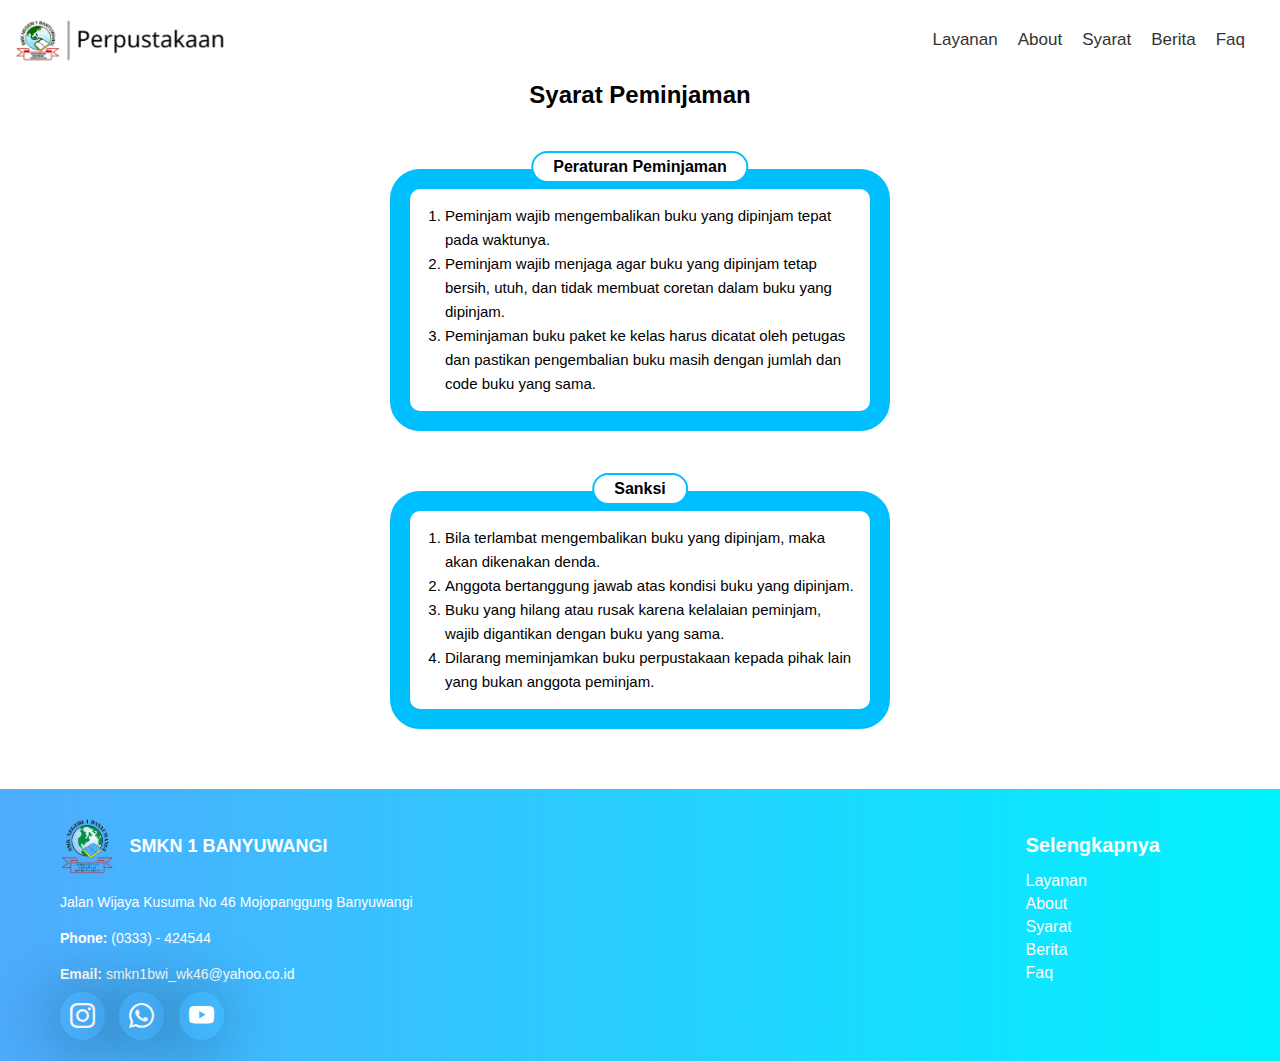
<file: index.html>
<!DOCTYPE html>
<html lang="en">
<head>
    <meta charset="UTF-8">
    <meta name="viewport" content="width=device-width, initial-scale=1.0">
    <link rel="stylesheet" href="https://cdn.jsdelivr.net/npm/bootstrap-icons@1.13.1/font/bootstrap-icons.min.css">
    <title>Document</title>
</head>
<body>
    <style>
@import url('https://fonts.googleapis.com/css2?family=Sigmar&display=swap');
        
        * {
            margin: 0;
            padding: 0;
            box-sizing: border-box;
        }

        body {
            font-family: 'Poppins', sans-serif;
        }

        nav {
            display: flex;
            justify-content: space-between;
            align-items: center;
            background-color: rgb(255, 255, 255);
            padding: 10px 15px;
        }

        nav img {
            width: 210px;
        }

        nav ul {
            display: flex;
            list-style: none;
        }
        
        nav ul li {
            margin-right: 20px;
        }
        
        nav ul li a {
            text-decoration: none;
            color: #333;
            font-size: 17px;
        }
        

        
  .card {
    border: 20px solid #00bfff; 
    border-radius: 30px;
    padding: 15px;
    margin: 60px auto;
    max-width: 500px;
   
    text-align: left;
    position: relative;
    
  }

  .judul {
    position: absolute;
    top: -38px; 
    left: 50%;
    transform: translateX(-50%);
    background: #fff;
    padding: 5px 20px;
    font-weight: bold;
    font-size: 16px;
    border-radius: 20px; 
    border: 2px solid #00bfff;
  }

  ol {
    margin: 0;
    padding-left: 20px;
    line-height: 1.6;
    font-size: 15px;
  }

  footer {
      background: linear-gradient(to right, #4facfe, #00f2fe);
      padding: 30px 60px;
      color: #fff;
    }
    .footer-container {
      display: flex;
      justify-content: space-between;
      align-items: flex-start;
    }
    
    .footer-left img {
      width: 55px;
      vertical-align: middle;
      margin-right: 10px;
    }
    .footer-left h2 {
      display: inline-block;
      font-size: 18px;
      margin: 0;
      vertical-align: middle;
    }
    .footer-left p {
      margin: 20px 0;
      font-size: 14px;
    }
    .footer-left b {
      font-weight: bold;
    }
    .social-icons {
      margin-top: 12px;
    }
    .social-icons i {
      font-size: 25px;
      color: white;
      box-shadow: -8px 3px 68px 0px rgba(0,0,0,0.49);
-webkit-box-shadow: -8px 3px 68px 0px rgba(0,0,0,0.49);
-moz-box-shadow: -8px 3px 68px 0px rgba(0,0,0,0.49);
      margin-right: 10px;
      border-radius: 50%;
      padding: 10px;
      width: 20px;
      height: 20px;
      cursor: pointer;
      transition: 0.3s;
    }
    .social-icons i:hover {
      background: #333;
    }
    
    .footer-right {
      padding-right: 60px; 
      padding-top: 15px;
    }

    .footer-right h3 {
      font-size: 20px;
      margin: 0 0 15px 0;
      font-weight: bold;
      color: white;
    }
    .footer-right a {
      display: block;
      color: #fff;
      font-size: 16px;
      text-decoration: none;
      margin: 5px 0;
    }
    .footer-right a:hover {
      text-decoration: underline;
    }
      
    </style>
    <header>
        <nav>
            <img src="asset/images/logo.png" alt="logo">
            <ul>
                <li><a href="#">Layanan</a></li>
                <li><a href="#">About</a></li>
                <li><a href="#">Syarat</a></li>
                <li><a href="#">Berita</a></li>
                <li><a href="#">Faq</a></li>
            </ul>
        </nav>
    </header>
    <center>
        <h2>Syarat Peminjaman</h2>
    </center>

  <div class="card">
    <div class="judul">Peraturan Peminjaman</div>
    <ol>
      <li>Peminjam wajib mengembalikan buku yang dipinjam tepat pada waktunya.</li>
      <li>Peminjam wajib menjaga agar buku yang dipinjam tetap bersih, utuh, dan tidak membuat coretan dalam buku yang dipinjam.</li>
      <li>Peminjaman buku paket ke kelas harus dicatat oleh petugas dan pastikan pengembalian buku masih dengan jumlah dan code buku yang sama.</li>
    </ol>
  </div>

  <div class="card">
    <div class="judul">Sanksi</div>
    <ol>
      <li>Bila terlambat mengembalikan buku yang dipinjam, maka akan dikenakan denda.</li>
      <li>Anggota bertanggung jawab atas kondisi buku yang dipinjam.</li>
      <li>Buku yang hilang atau rusak karena kelalaian peminjam, wajib digantikan dengan buku yang sama.</li>
      <li>Dilarang meminjamkan buku perpustakaan kepada pihak lain yang bukan anggota peminjam.</li>
    </ol>
  </div>
  
  <footer>
    <div class="footer-container">
      <div class="footer-left">
        <div>
          <img src="asset/images/logo smea.png" alt="Logo">
          <h2>SMKN 1 BANYUWANGI</h2>
        </div>
        <p>Jalan Wijaya Kusuma No 46 Mojopanggung Banyuwangi</p>
        <p><b>Phone:</b> (0333) - 424544</p>
        <p><b>Email:</b> smkn1bwi_wk46@yahoo.co.id</p>
        <div class="social-icons">
          <a href="#"><i class="bi bi-instagram"></i></a>
          <a href="#"><i class="bi bi-whatsapp"></i></a>
          <a href="#"><i class="bi bi-youtube"></i></a>
        </div>
      </div>
      <div class="footer-right">
        <h3>Selengkapnya</h3>
        <a href="#">Layanan</a>
        <a href="#">About</a>
        <a href="#">Syarat</a>
        <a href="#">Berita</a>
        <a href="#">Faq</a>
      </div>
    </div>
  </footer>
</body>
</html>
</file>
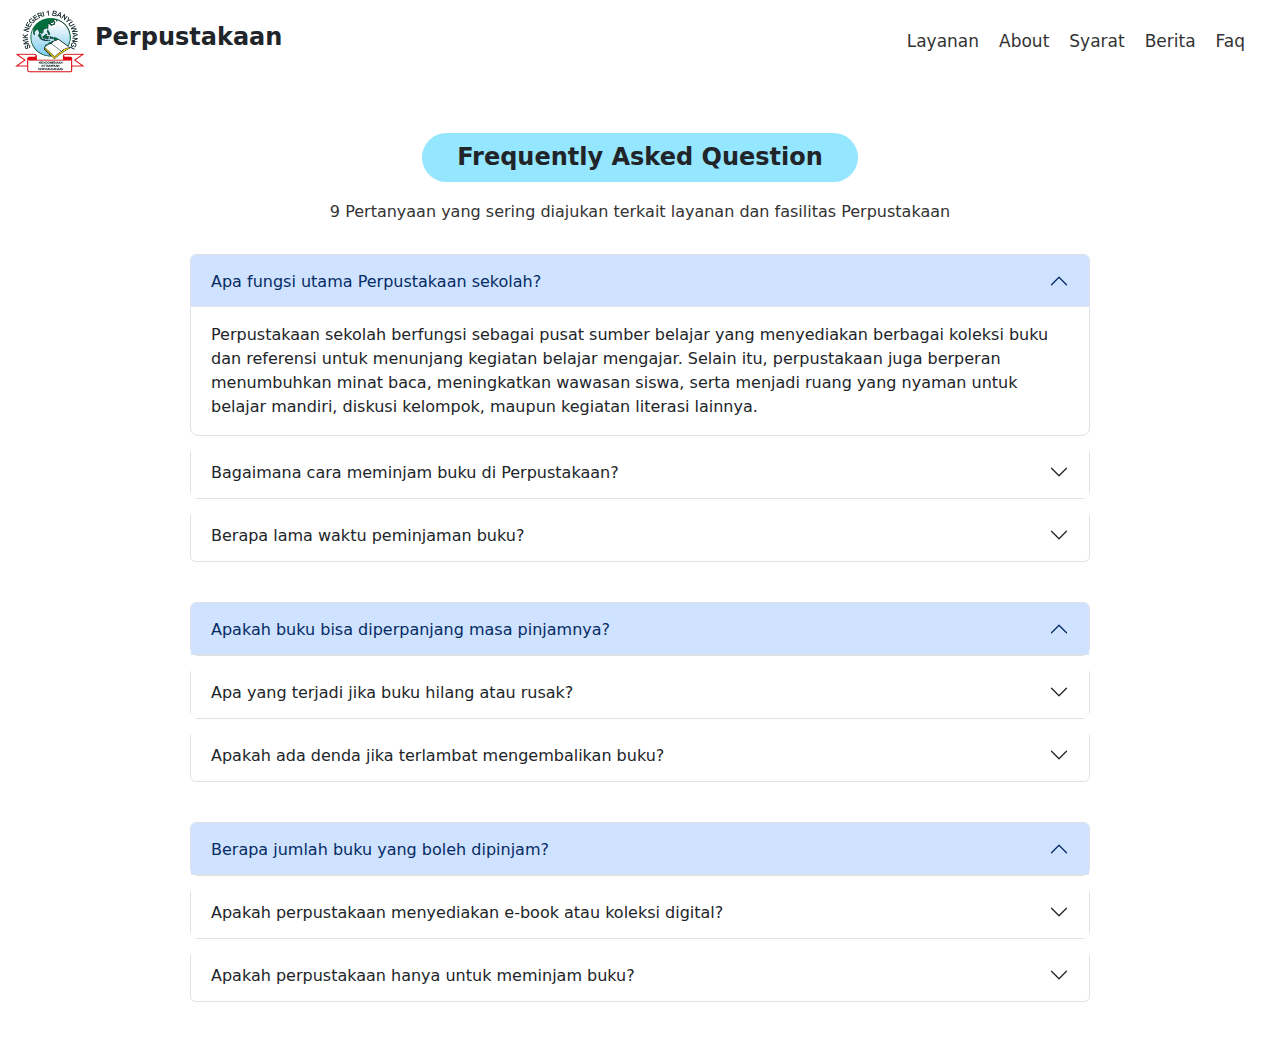
<file: faq.html>
<!DOCTYPE html> 
<html lang="en">
<head>
  <meta charset="UTF-8">
  <meta name="viewport" content="width=device-width, initial-scale=1.0">
  <title>Perpustakaan</title>
  <link href="https://cdn.jsdelivr.net/npm/bootstrap@5.3.3/dist/css/bootstrap.min.css" rel="stylesheet">
  <style>
    nav {
      display: flex;
      justify-content: space-between;
      align-items: center;
      background-color: rgb(255, 255, 255);
      padding: 10px 15px;
    }

    .logo-judul {
      display: flex;
      align-items: center;
      gap: 10px; 
    }

    nav img {
      width: 70px;
    }

    nav ul {
      display: flex;
      list-style: none;
      margin: 0;
      padding: 0;
    }

    nav ul li {
      margin-right: 20px;
    }
    
    nav ul li a {
      text-decoration: none;
      color: #333;
      font-size: 17px;
    }

    .judul {
      font-size: 24px;
      font-weight: bold;
    }

    .faq-section {
      text-align: center;
      margin-top: 50px;
    }

    .faq-title {
      display: inline-block;
      background-color:#95E6FF; 
      padding: 10px 35px;
      border-radius: 30px; 
      font-size: 24px;
      font-weight: bold;
    }

    .faq-subtitle {
      margin-top: 10px;
      font-size: 16px;
      color: #333;
    }

    .faq-container {
      max-width: 900px;
      margin: 30px auto;
    }

    .faq-box {
      max-width: 900px;
      width: 100%;
      margin-bottom: 40px;
    }

    .accordion-item {
      border-radius: 8px;
      margin-bottom: 10px;
    }

    .accordion-button {
      width: 100%;
    }
  </style>
</head>
<body>
  <header>
    <nav>
      <div class="logo-judul">
        <img src="Smkn1bwi-removebg-preview.png" alt="logo">
        <h1 class="judul">Perpustakaan</h1>
      </div>
      <ul>
        <li><a href="#">Layanan</a></li>
        <li><a href="#">About</a></li>
        <li><a href="#">Syarat</a></li>
        <li><a href="#">Berita</a></li>
        <li><a href="#">Faq</a></li>
      </ul>
    </nav>
  </header>

  <section class="faq-section">
    <h2 class="faq-title">Frequently Asked Question</h2>
    <p class="faq-subtitle">9 Pertanyaan yang sering diajukan terkait layanan dan fasilitas Perpustakaan</p>
  </section>

  <div class="faq-container">

    <!-- Accordion1 -->
    <div class="faq-box mx-auto">
      <div class="accordion" id="accordionGroup1">
        <div class="accordion-item">
          <h2 class="accordion-header">
            <button class="accordion-button" type="button" data-bs-toggle="collapse" data-bs-target="#q1a" aria-expanded="true">
              Apa fungsi utama Perpustakaan sekolah?
            </button>
          </h2>
          <div id="q1a" class="accordion-collapse collapse show" data-bs-parent="#accordionGroup1">
            <div class="accordion-body">
              Perpustakaan sekolah berfungsi sebagai pusat sumber belajar yang menyediakan berbagai koleksi buku dan referensi untuk menunjang kegiatan belajar mengajar. Selain itu, perpustakaan juga berperan menumbuhkan minat baca, meningkatkan wawasan siswa, serta menjadi ruang yang nyaman untuk belajar mandiri, diskusi kelompok, maupun kegiatan literasi lainnya.
            </div>
          </div>
        </div>

        <div class="accordion-item">
          <h2 class="accordion-header">
            <button class="accordion-button collapsed" type="button" data-bs-toggle="collapse" data-bs-target="#q2a">
              Bagaimana cara meminjam buku di Perpustakaan?
            </button>
          </h2>
          <div id="q2a" class="accordion-collapse collapse" data-bs-parent="#accordionGroup1">
            <div class="accordion-body">
              Untuk meminjam buku, siswa harus membawa kartu pelajar atau kartu anggota perpustakaan. Proses peminjaman dilakukan dengan mencatat judul buku pada sistem pencatatan perpustakaan (manual maupun komputerisasi) dan disahkan oleh petugas. Setelah itu, buku bisa dibawa pulang sesuai dengan aturan waktu peminjaman.
            </div>
          </div>
        </div>

        <div class="accordion-item">
          <h2 class="accordion-header">
            <button class="accordion-button collapsed" type="button" data-bs-toggle="collapse" data-bs-target="#q3a">
              Berapa lama waktu peminjaman buku?
            </button>
          </h2>
          <div id="q3a" class="accordion-collapse collapse" data-bs-parent="#accordionGroup1">
            <div class="accordion-body">
              Waktu peminjaman buku biasanya ditetapkan antara 7–14 hari. Jika siswa membutuhkan waktu lebih lama, maka bisa mengajukan perpanjangan peminjaman. Lama waktu pinjam bisa berbeda tergantung pada jenis koleksi buku (buku pelajaran, referensi, atau fiksi).
            </div>
          </div>
        </div>
      </div>
    </div>

    <!-- Accordion2 -->
    <div class="faq-box mx-auto">
      <div class="accordion" id="accordionGroup2">
        <div class="accordion-item">
          <h2 class="accordion-header">
            <button class="accordion-button" type="button" data-bs-toggle="collapse" data-bs-target="#q4a">
              Apakah buku bisa diperpanjang masa pinjamnya?
            </button>
          </h2>
          <div id="q4a" class="accordion-collapse collapse" data-bs-parent="#accordionGroup2">
            <div class="accordion-body">
             Ya, buku bisa diperpanjang selama 1–2 kali perpanjangan, dengan syarat buku tersebut tidak sedang dipesan atau dipinjam oleh orang lain. Perpanjangan dapat dilakukan langsung ke petugas perpustakaan dengan membawa buku yang ingin diperpanjang.
            </div>
          </div>
        </div>

        <div class="accordion-item">
          <h2 class="accordion-header">
            <button class="accordion-button collapsed" type="button" data-bs-toggle="collapse" data-bs-target="#q5a">
             Apa yang terjadi jika buku hilang atau rusak?
            </button>
          </h2>
          <div id="q5a" class="accordion-collapse collapse" data-bs-parent="#accordionGroup2">
            <div class="accordion-body">
              Jika buku hilang atau rusak, maka siswa wajib mengganti dengan buku yang sama atau dengan buku lain yang nilainya setara sesuai kebijakan perpustakaan. Jika kerusakan ringan, siswa bisa diminta untuk memperbaiki buku atau membayar denda perbaikan.
            </div>
          </div>
        </div>

        <div class="accordion-item">
          <h2 class="accordion-header">
            <button class="accordion-button collapsed" type="button" data-bs-toggle="collapse" data-bs-target="#q6a">
              Apakah ada denda jika terlambat mengembalikan buku?
            </button>
          </h2>
          <div id="q6a" class="accordion-collapse collapse" data-bs-parent="#accordionGroup2">
            <div class="accordion-body">
              Ya, setiap keterlambatan biasanya dikenakan denda harian. Besarnya denda ditentukan oleh kebijakan sekolah, misalnya Rp500 – Rp1.000 per hari. Jika keterlambatan terlalu lama, siswa bisa kehilangan hak untuk meminjam buku sampai denda dilunasi.
            </div>
          </div>
        </div>
      </div>
    </div>

    <!-- Accordion3 -->
    <div class="faq-box mx-auto">
      <div class="accordion" id="accordionGroup3">
        <div class="accordion-item">
          <h2 class="accordion-header">
            <button class="accordion-button" type="button" data-bs-toggle="collapse" data-bs-target="#q7a">
             Berapa jumlah buku yang boleh dipinjam?
            </button>
          </h2>
          <div id="q7a" class="accordion-collapse collapse" data-bs-parent="#accordionGroup3">
            <div class="accordion-body">
              Setiap siswa biasanya boleh meminjam maksimal 2–3 buku sekaligus. Jumlah ini ditetapkan agar koleksi buku bisa digunakan oleh banyak siswa secara bergantian.
            </div>
          </div>
        </div>

        <div class="accordion-item">
          <h2 class="accordion-header">
            <button class="accordion-button collapsed" type="button" data-bs-toggle="collapse" data-bs-target="#q8a">
              Apakah perpustakaan menyediakan e-book atau koleksi digital?
            </button>
          </h2>
          <div id="q8a" class="accordion-collapse collapse" data-bs-parent="#accordionGroup3">
            <div class="accordion-body">
              Beberapa perpustakaan sekolah sudah memiliki koleksi digital berupa e-book, jurnal online, atau database pendidikan yang bisa diakses melalui komputer perpustakaan, website sekolah, atau aplikasi khusus. Hal ini memudahkan siswa untuk belajar dari mana saja tanpa harus selalu datang ke perpustakaan.
            </div>
          </div>
        </div>

        <div class="accordion-item">
          <h2 class="accordion-header">
            <button class="accordion-button collapsed" type="button" data-bs-toggle="collapse" data-bs-target="#q9a">
              Apakah perpustakaan hanya untuk meminjam buku?
            </button>
          </h2>
          <div id="q9a" class="accordion-collapse collapse" data-bs-parent="#accordionGroup3">
            <div class="accordion-body">
              Tidak. Perpustakaan bukan hanya tempat meminjam buku, tetapi juga ruang untuk belajar, mencari referensi, berdiskusi, mengerjakan tugas, mengakses informasi, hingga mengembangkan minat bakat literasi. Bahkan, beberapa perpustakaan juga rutin mengadakan kegiatan seperti lomba membaca, pelatihan literasi digital, bedah buku, hingga bimbingan belajar.
            </div>
          </div>
        </div>
      </div>
    </div>

  </div>

  <script src="https://cdn.jsdelivr.net/npm/bootstrap@5.3.3/dist/js/bootstrap.bundle.min.js"></script>
</body>
</html>
</file>
